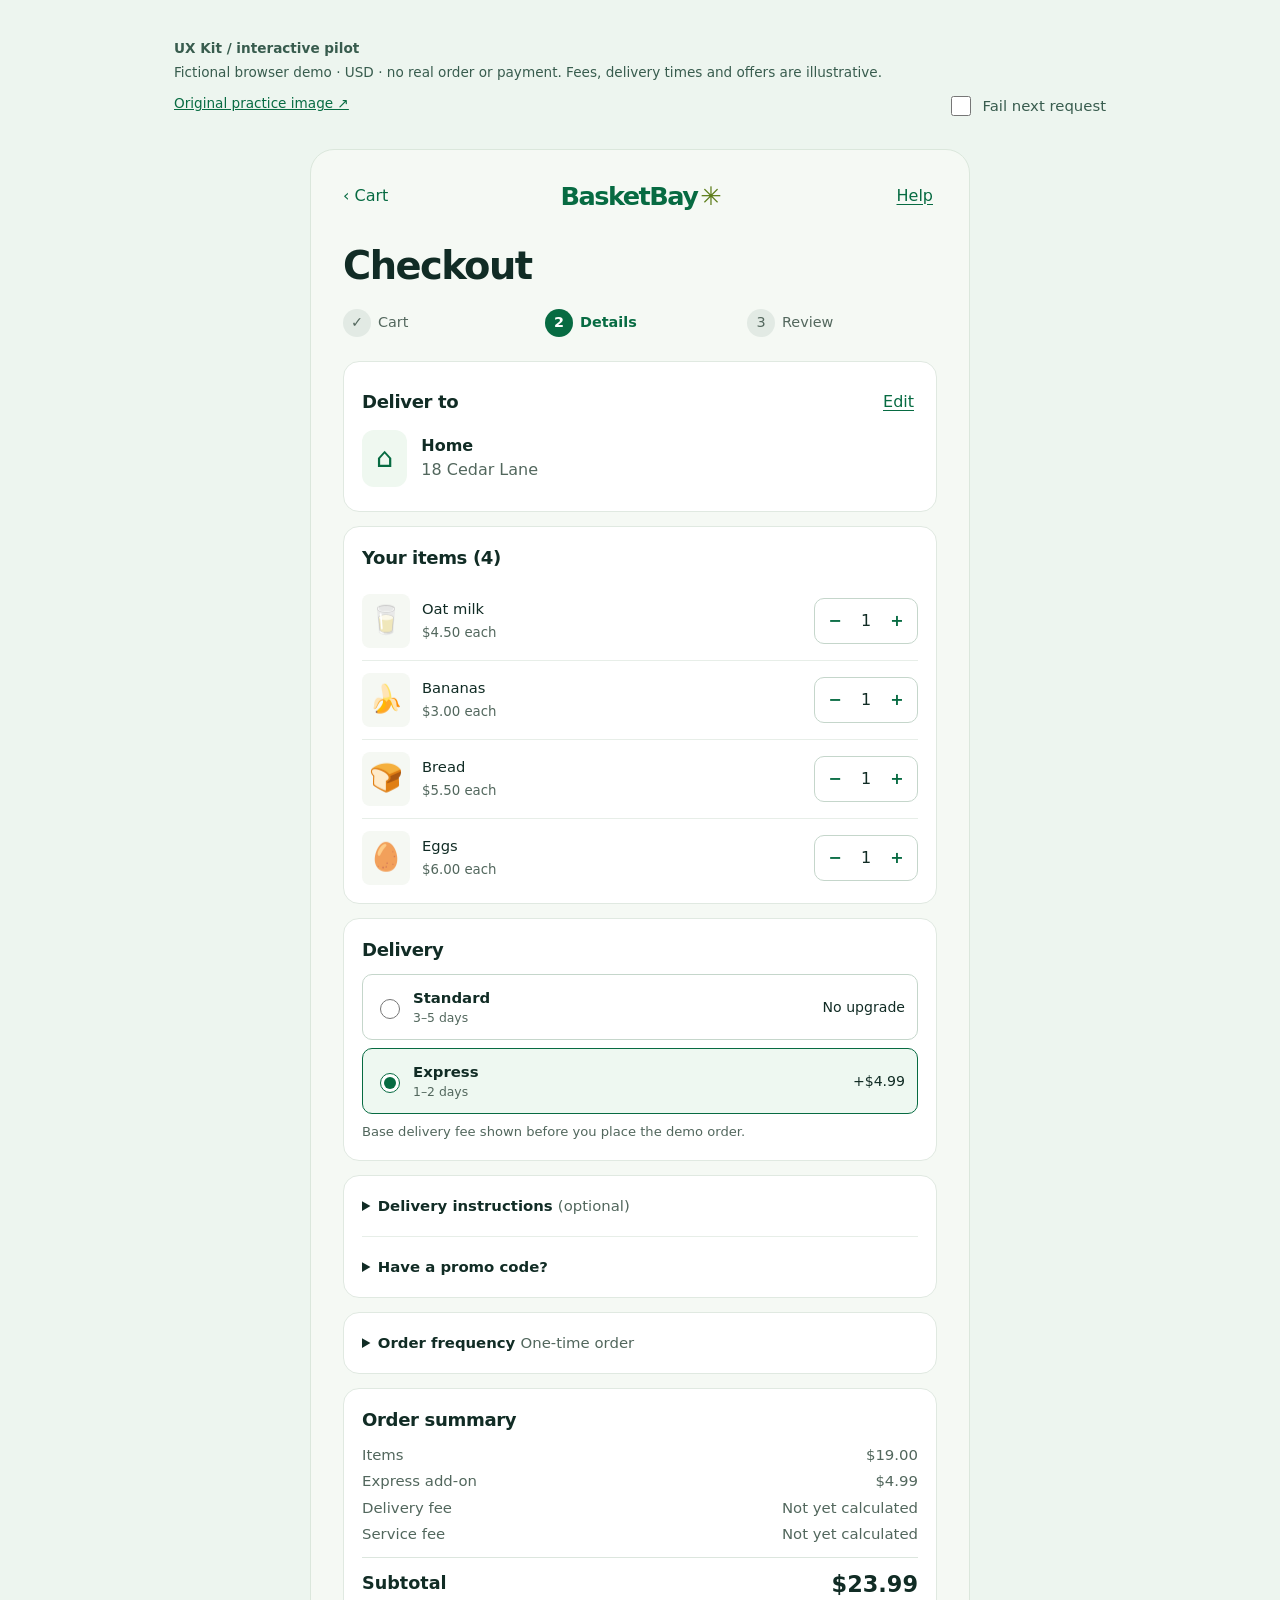
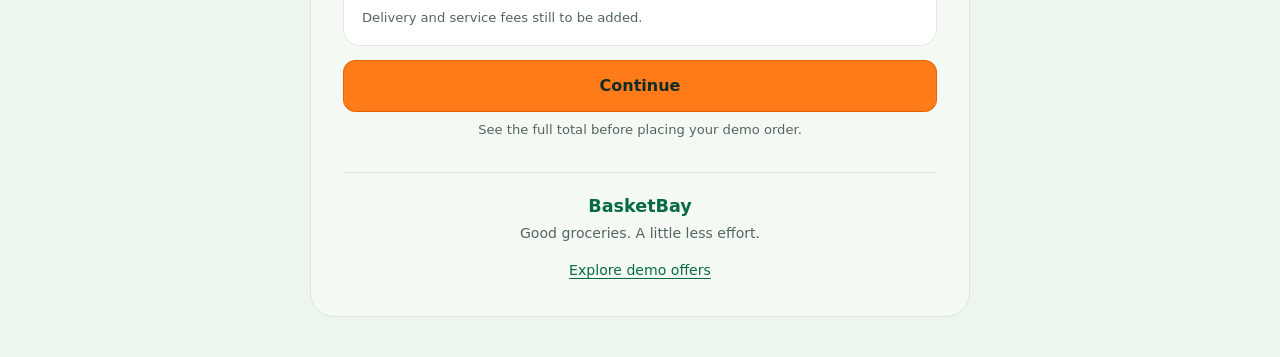
<file: examples/interactive-basketbay/index.html>
<!doctype html>
<html lang="en">
<head><meta charset="utf-8"><meta name="viewport" content="width=device-width,initial-scale=1"><title>BasketBay · UX Kit interactive demo</title><link rel="stylesheet" href="styles.css"></head>
<body>
  <aside class="lab" aria-label="Demo controls"><strong>UX Kit / interactive pilot</strong><p>Fictional browser demo · USD · no real order or payment. Fees, delivery times and offers are illustrative.</p><div class="lab-links"><a href="../manual-audit-screens/2026-10-24/01-mobile-grocery-checkout.png" target="_blank" rel="noopener">Original practice image ↗</a><label><input type="checkbox" id="fail"> Fail next request</label></div></aside>
  <main>
    <header><a class="back" href="#items">‹ Cart</a><a href="#checkout" class="brand" aria-label="BasketBay checkout">BasketBay<span aria-hidden="true">✳</span></a><button class="link" id="help">Help</button></header>
    <h1 id="checkout" tabindex="-1">Checkout</h1>
    <nav aria-label="Checkout progress"><ol class="steps"><li><span>✓</span> Cart</li><li aria-current="step"><span>2</span> Details</li><li id="last-step"><span>3</span> Review</li></ol></nav>
    <form id="checkout-form" novalidate>
      <fieldset id="controls"><legend class="sr">Order details</legend>
        <section class="card"><div class="heading"><h2>Deliver to</h2><button class="link" type="button" id="edit-address">Edit</button></div><p class="address"><span class="home" aria-hidden="true">⌂</span><span><strong>Home</strong><br><span id="address-display">18 Cedar Lane</span></span></p><div id="address-editor" hidden><label for="address">Delivery address</label><input id="address" value="18 Cedar Lane" autocomplete="street-address"><p id="address-error" class="error" hidden></p></div></section>
        <section class="card" id="items"><h2>Your items <span id="item-count">(4)</span></h2><div id="item-list"></div></section>
        <section class="card delivery"><h2 id="delivery-title">Delivery</h2><div role="group" aria-labelledby="delivery-title"><label class="delivery-option"><input type="radio" name="delivery" value="standard"><span><strong>Standard</strong><small>3–5 days</small></span><span class="price">No upgrade</span></label><label class="delivery-option"><input type="radio" name="delivery" value="express" checked><span><strong>Express</strong><small>1–2 days</small></span><span class="price">+$4.99</span></label></div><p class="caption">Base delivery fee shown before you place the demo order.</p></section>
        <section class="card optional"><details><summary>Delivery instructions <span>(optional)</span></summary><label for="instructions">Instructions for the driver</label><textarea id="instructions" rows="2" maxlength="300" placeholder="e.g. Leave at the side door"></textarea></details><details><summary>Have a promo code?</summary><label for="promo">Promo code</label><div class="inline"><input id="promo" aria-describedby="promo-help promo-error" autocomplete="off"><button type="button" id="apply-promo">Apply</button></div><p id="promo-help" class="caption">Try DEMO5 for $5 off items in this demo.</p><p id="promo-error" class="error" hidden></p><p id="promo-status" role="status"></p></details></section>
        <section class="card optional"><details><summary>Order frequency <span id="frequency-label">One-time order</span></summary><p class="caption">This demo can simulate a weekly repeat. No subscription is created.</p><label class="frequency"><input type="radio" name="frequency" value="once" checked> One-time order</label><label class="frequency"><input type="radio" name="frequency" value="weekly"> Repeat every week</label><p class="caption">Review the amount and frequency below before confirming.</p></details></section>
      </fieldset>
      <section class="card summary" id="summary" tabindex="-1" aria-labelledby="summary-title"><h2 id="summary-title">Order summary</h2><dl id="costs"></dl><div class="total"><strong id="total-label">Subtotal</strong><strong id="total-value">$23.99</strong></div><p class="caption" id="cost-note">Delivery and service fees still to be added.</p><p id="repeat-note" hidden></p></section>
      <p id="request-error" class="error notice" role="alert" hidden></p>
      <div class="action"><button class="primary" type="submit" id="continue">Continue</button><p class="caption" id="action-note">See the full total before placing your demo order.</p></div>
      <p class="sr" id="status" role="status"></p>
    </form>
    <section class="card success" id="confirmation" tabindex="-1" hidden><span class="success-mark" aria-hidden="true">✓</span><h2>Demo order placed</h2><p id="receipt"></p><p>No payment was taken. This result is stored only until you reload.</p><button type="button" id="restart">Start another demo</button></section>
    <footer><strong>BasketBay</strong><p>Good groceries. A little less effort.</p><button class="link" type="button" id="offers">Explore demo offers</button></footer>
  </main>
  <dialog id="info" aria-labelledby="info-title"><h2 id="info-title"></h2><p id="info-copy"></p><button id="close-info" autofocus>Close</button></dialog>
  <script type="module" src="app.mjs"></script>
</body></html>
</file>
<file: examples/interactive-basketbay/styles.css>
:root{font:16px/1.5 system-ui,-apple-system,BlinkMacSystemFont,"Segoe UI",sans-serif;color:#112c25;background:#edf5ef;--green:#076b42;--border:#c5d6cb}*{box-sizing:border-box}body{margin:0}button,input,textarea{font:inherit}button,a,input,textarea,summary{touch-action:manipulation}button,summary{cursor:pointer}button{border:1px solid var(--border);border-radius:10px;background:#fff;padding:10px 16px;min-height:44px;color:var(--green);font-weight:650}button:disabled{cursor:wait;opacity:.65}a{color:var(--green)}:focus-visible{outline:3px solid #1b65c9;outline-offset:4px}[hidden]{display:none!important}.lab{max-width:980px;margin:20px auto 0;padding:18px 24px;font-size:.85rem;color:#385c4e}.lab p{margin:4px 0 10px}.lab-links{display:flex;justify-content:space-between;gap:14px;flex-wrap:wrap}.lab label{display:flex;align-items:center;gap:8px}main{max-width:660px;margin:0 auto;background:#f5f9f4;padding:12px 24px 32px}header{display:flex;align-items:center;justify-content:space-between;gap:8px}header .back{min-height:44px;display:flex;align-items:center;text-decoration:none}.brand{font-size:1.6rem;font-weight:800;letter-spacing:-.06em;text-decoration:none}.brand span{color:#5b7c18;margin-left:3px}.link{border:0;background:none;padding:8px 4px;font-weight:500;text-decoration:underline;text-underline-offset:3px}h1{font-size:2.4rem;line-height:1.12;margin:26px 0 22px;letter-spacing:-.04em}h2{font-size:1.13rem;line-height:1.4;margin:0 0 12px;font-weight:750;letter-spacing:-.02em}p{margin:8px 0}.steps{display:flex;gap:12px;list-style:none;padding:0;margin:0 0 24px;color:#54685e;font-size:.9rem}.steps li{display:flex;align-items:center;gap:7px;flex:1}.steps span{border-radius:100%;background:#e2eae4;width:28px;height:28px;display:grid;place-items:center;flex-shrink:0}[aria-current=step]{color:var(--green);font-weight:700}[aria-current=step] span{background:var(--green);color:#fff}fieldset{padding:0;margin:0;border:0;min-width:0}.card{background:#fff;border:1px solid #e0e9e1;border-radius:16px;padding:18px;margin-bottom:14px}.heading{display:flex;justify-content:space-between;align-items:center;gap:8px}.heading h2{margin:0}.address{display:flex;gap:14px;align-items:center;color:#52675d;margin:6px 0}.address strong{color:#112c25}.home{background:#eff8f0;border-radius:12px;color:var(--green);padding:8px 14px;font-size:1.7rem}.item{display:flex;align-items:center;gap:12px;padding:12px 0;border-bottom:1px solid #e7eee8}.item:last-child{border:0;padding-bottom:0}.product-icon{font-size:1.7rem;background:#f5f8f3;display:grid;place-items:center;min-width:48px;height:54px;border-radius:8px}.product-copy{flex:1;min-width:0}.product-copy p{margin:0;font-size:.92rem}.product-copy small{color:#52675d}.quantity{display:flex;align-items:center;border:1px solid var(--border);border-radius:10px}.quantity button{border:0;padding:4px;min-width:40px;background:transparent}.quantity output{min-width:22px;text-align:center;font-variant-numeric:tabular-nums}.delivery-option{display:flex;align-items:center;gap:10px;border:1px solid var(--border);border-radius:10px;padding:10px 12px;margin-top:8px;min-height:66px}.delivery-option:has(:checked){border-color:var(--green);background:#eef8f1}.delivery-option>span:first-of-type{flex:1}.delivery-option small{display:block;color:#52675d}.price{font-size:.88rem;white-space:nowrap}.caption{color:#52675d;font-size:.82rem;line-height:1.5;margin:8px 0 0}input[type=radio],input[type=checkbox]{width:20px;height:20px;accent-color:var(--green);flex-shrink:0}input:not([type=radio],[type=checkbox]),textarea{width:100%;border:1px solid #849d8d;border-radius:8px;background:#fff;color:#112c25;padding:10px;min-height:44px;margin:6px 0}textarea{resize:vertical}label{font-size:.93rem}.optional{padding:0 18px}details{padding:8px 0}details+details{border-top:1px solid #e7eee8}summary{min-height:44px;align-content:center;padding:6px 0;font-size:.93rem;font-weight:550}summary span{font-weight:400;color:#52675d}details[open] summary{margin-bottom:8px}.inline{display:flex;align-items:center;gap:8px}.inline input{min-width:0}.frequency{display:flex;align-items:center;gap:8px;min-height:44px}.summary{scroll-margin-top:16px}.summary:focus{outline-offset:2px}dl{margin:0}dl div{display:flex;justify-content:space-between;gap:12px;margin:4px 0;color:#52675d;font-size:.93rem}dd{margin:0;white-space:nowrap;font-variant-numeric:tabular-nums}.total{border-top:1px solid #dce6de;margin-top:12px;padding-top:12px;display:flex;justify-content:space-between;gap:12px;font-size:1.1rem;font-variant-numeric:tabular-nums}.total strong:last-child{font-size:1.4rem;line-height:1.3}.primary{width:100%;background:#ff7a19;color:#112c25;border:1px solid #e2670c;border-radius:12px;font-size:1rem;min-height:52px}.action .caption{text-align:center}.error{color:#a32924;font-size:.9rem}.notice{padding:12px;background:#fff0ec;border:1px solid #e5b9af;border-radius:10px}.success{padding:32px 20px;text-align:center}.success-mark{display:block;font-size:2rem;color:var(--green)}footer{margin:32px 0 0;padding-top:20px;border-top:1px solid #d8e4d9;text-align:center;color:#52675d;font-size:.88rem}footer strong{color:var(--green);font-size:1.1rem}footer p{margin:4px}dialog{max-width:min(440px,calc(100% - 32px));border:1px solid var(--border);border-radius:16px;padding:24px;color:#112c25}dialog::backdrop{background:#112c2566}.sr{position:absolute;width:1px;height:1px;padding:0;margin:-1px;overflow:hidden;clip:rect(0,0,0,0);white-space:nowrap;border:0}@media(min-width:760px){main{border:1px solid #dbe7dc;border-radius:24px;padding:24px 32px;margin-top:12px;margin-bottom:40px}}@media(max-width:360px){main{padding:10px 14px 24px}.card{padding:14px}.optional{padding:0 14px}.brand{font-size:1.35rem}.steps{gap:6px;font-size:.8rem}.item{gap:8px;flex-wrap:wrap}.quantity{margin-left:auto}.price{white-space:normal;text-align:right;max-width:80px}}
/* Allow large text to reflow instead of pushing help and fee values offscreen. */
header{flex-wrap:wrap}dd{white-space:normal;overflow-wrap:anywhere;text-align:right;max-width:58%}.item{flex-wrap:wrap}.product-copy{flex:1 1 100px}.quantity{flex-shrink:0;margin-left:auto}.delivery-option .price{white-space:normal;text-align:right;max-width:38%}
.address>span:last-child{min-width:0;overflow-wrap:anywhere}.home{flex-shrink:0}
.steps{flex-wrap:wrap}.steps li{flex:1 1 80px}.total{flex-wrap:wrap}
.delivery-option{flex-wrap:wrap}.delivery-option>.price{margin-left:auto}
@media(max-width:360px){h1{font-size:2.1rem}}
</file>
